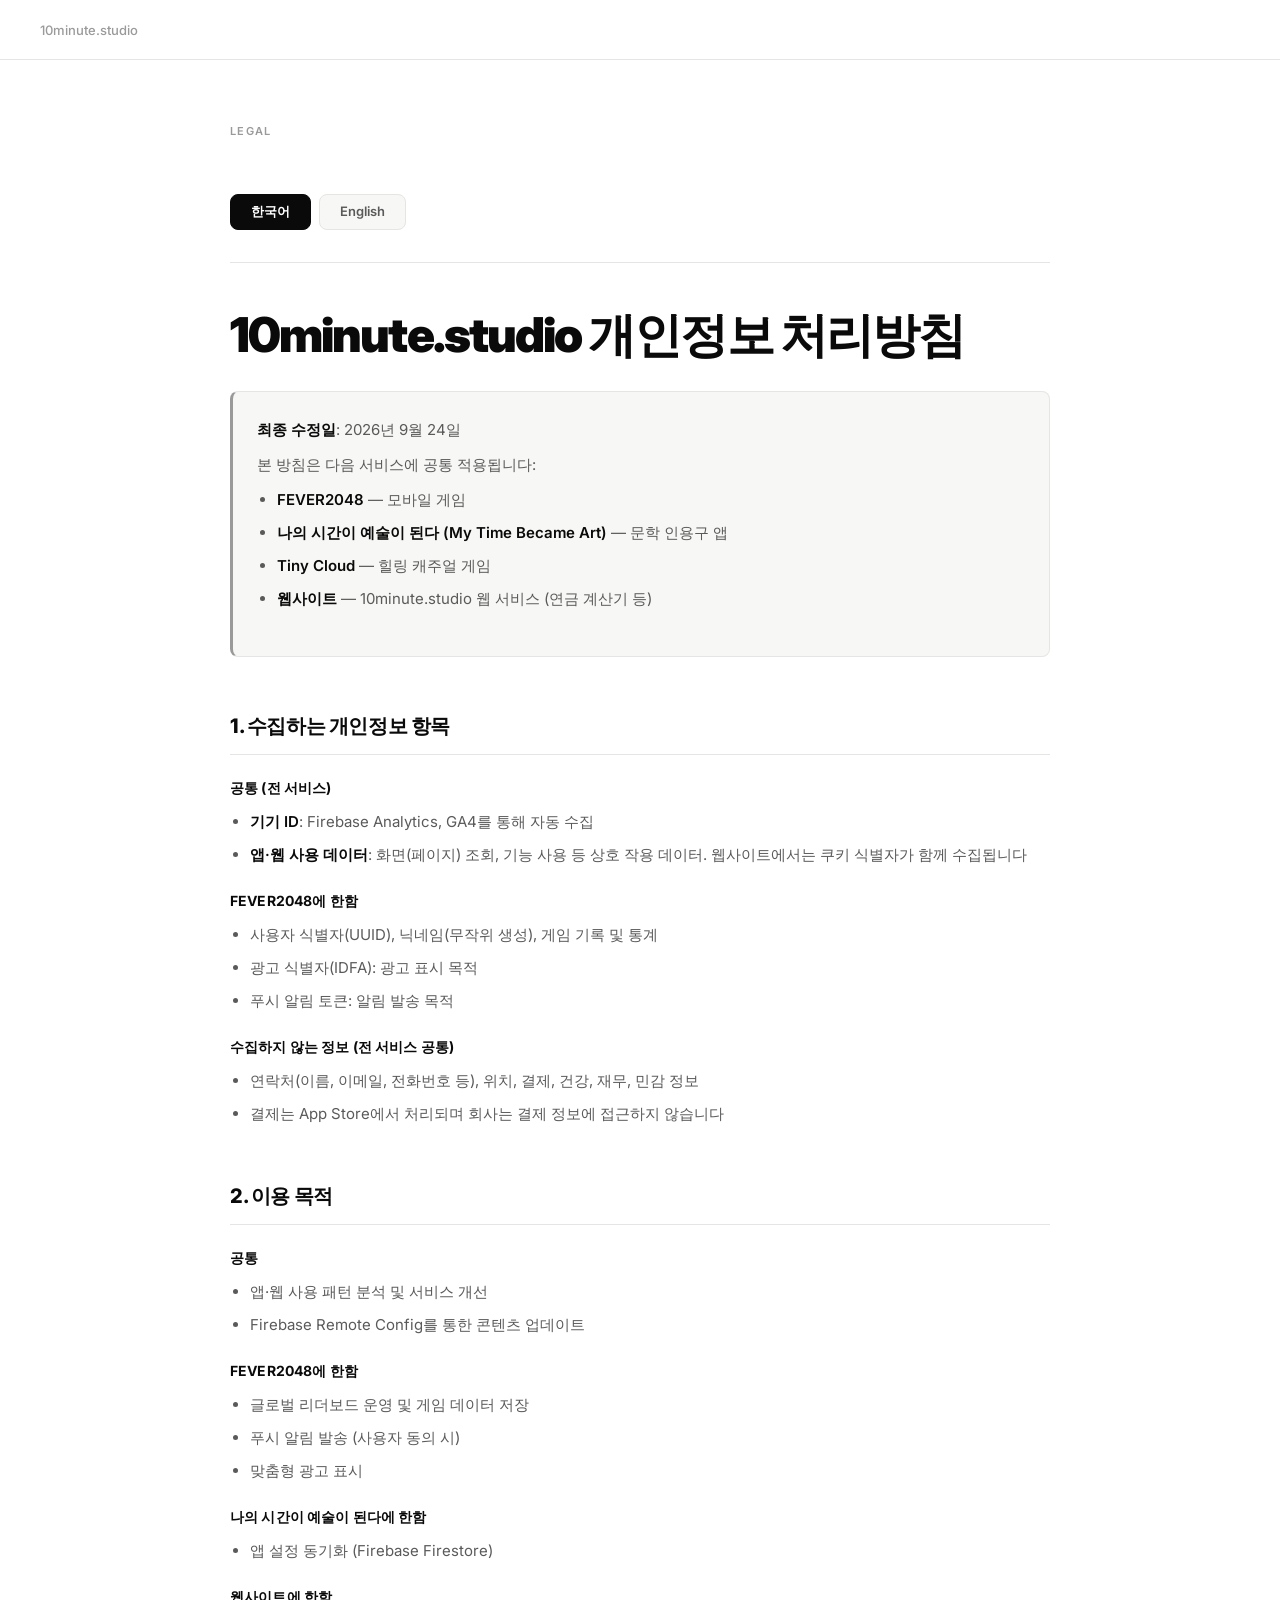
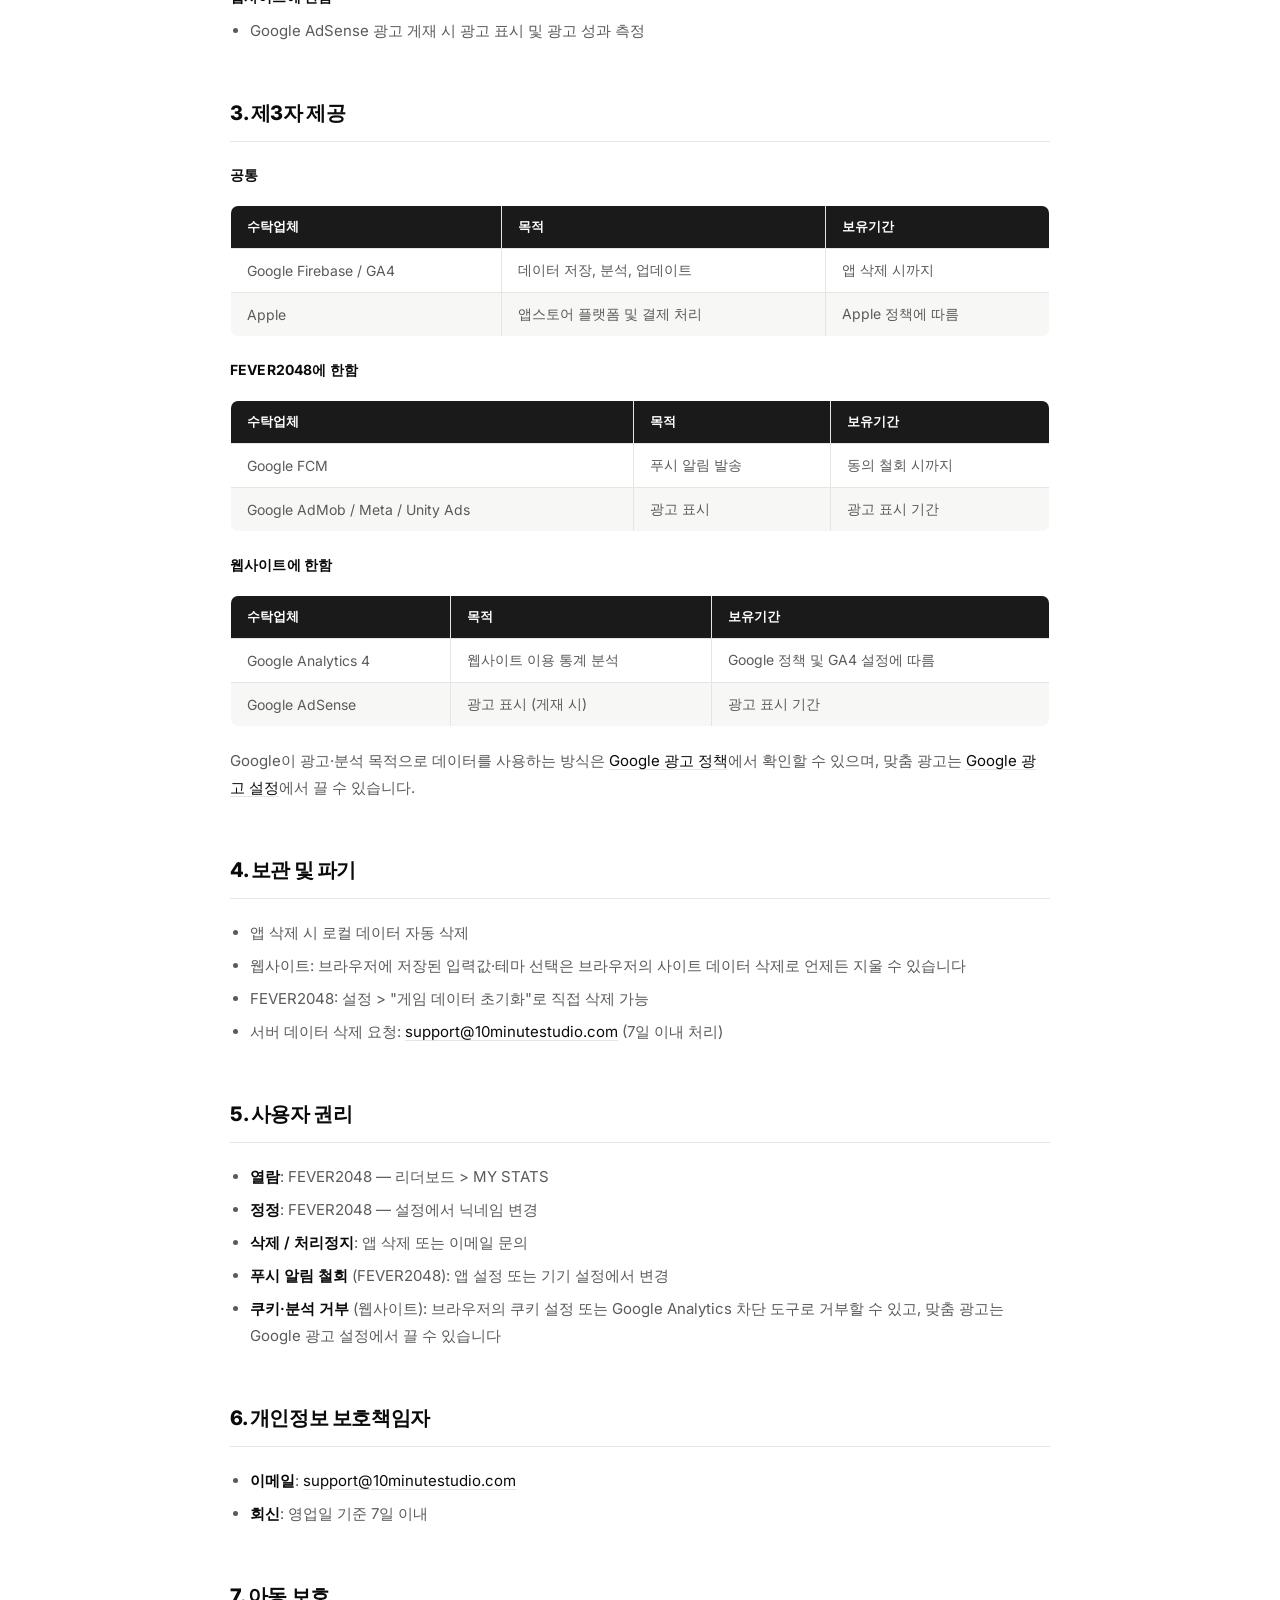
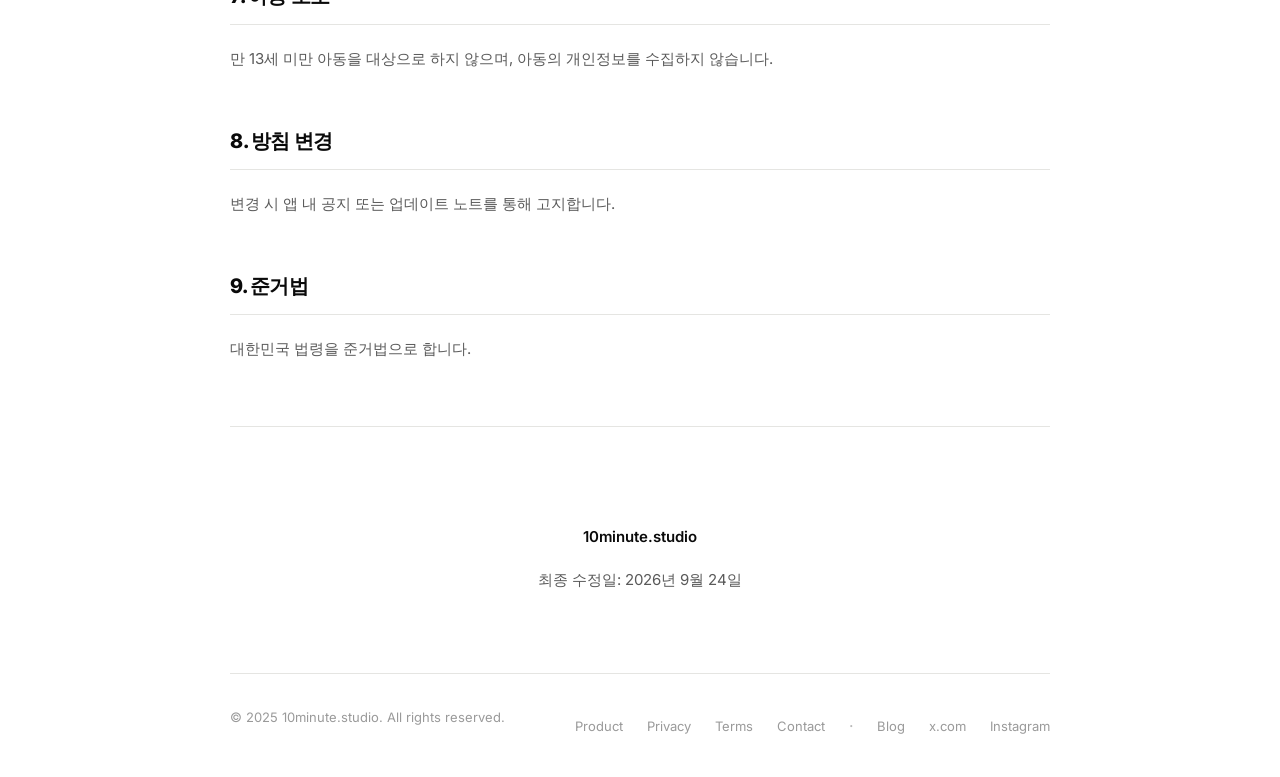
<file: privacy.html>
<!DOCTYPE html>
<html lang="ko">
<head>
    <meta charset="UTF-8">
    <meta name="viewport" content="width=device-width, initial-scale=1.0">
    <title>개인정보처리방침 — 10minute.studio</title>
    <meta name="description" content="10minute.studio 개인정보처리방침. FEVER2048 등 앱에서 수집하는 정보, 이용 목적, 사용자 권리에 대해 안내합니다.">
    <meta name="robots" content="index, follow">
    <link rel="canonical" href="https://xeno-xeno.github.io/10minute.studio/privacy.html">
    <link rel="icon" type="image/svg+xml" href="assets/images/clock-10.svg">
    <meta name="theme-color" content="#ffffff" media="(prefers-color-scheme: light)">
    <meta name="theme-color" content="#0f0f0f" media="(prefers-color-scheme: dark)">

    <!-- Google Analytics -->
    <script async src="https://www.googletagmanager.com/gtag/js?id=G-8L3S8MLEGK"></script>
    <script>
        window.dataLayer = window.dataLayer || [];
        function gtag(){dataLayer.push(arguments);}
        gtag('js', new Date());
        gtag('config', 'G-8L3S8MLEGK');
    </script>

    <link rel="alternate" hreflang="ko" href="https://xeno-xeno.github.io/10minute.studio/privacy.html">
    <link rel="alternate" hreflang="en" href="https://xeno-xeno.github.io/10minute.studio/privacy.html">
    <link rel="alternate" hreflang="x-default" href="https://xeno-xeno.github.io/10minute.studio/privacy.html">

    <!-- JSON-LD Structured Data -->
    <script type="application/ld+json">
    {
      "@context": "https://schema.org",
      "@type": "WebPage",
      "name": "10minute.studio 개인정보처리방침",
      "url": "https://xeno-xeno.github.io/10minute.studio/privacy.html",
      "description": "10minute.studio 서비스의 개인정보 수집, 이용, 보관 및 사용자 권리에 관한 방침",
      "dateModified": "2026-07-24",
      "publisher": {
        "@type": "Organization",
        "name": "10minute.studio",
        "url": "https://xeno-xeno.github.io/10minute.studio/"
      }
    }
    </script>

    <link rel="preconnect" href="https://fonts.googleapis.com">
    <link rel="preconnect" href="https://fonts.gstatic.com" crossorigin>
    <link href="https://fonts.googleapis.com/css2?family=Inter:wght@300;400;500;600;700;800;900&display=swap" rel="stylesheet">
    <style>
        :root {
            --bg: #ffffff;
            --bg-subtle: #f7f7f5;
            --text: #0a0a0a;
            --text-2: #5a5a5a;
            --text-3: #9a9a9a;
            --border: #e5e5e2;
            --th-bg: #1a1a1a;
            --radius: 16px;
            --nav-h: 60px;
        }

        @media (prefers-color-scheme: dark) {
            :root {
                --bg: #0f0f0f;
                --bg-subtle: #1a1a1a;
                --text: #f0f0f0;
                --text-2: #909090;
                --text-3: #707070;
                --border: #2a2a2a;
                --th-bg: #2a2a2a;
            }
        }

        * { margin: 0; padding: 0; box-sizing: border-box; }

        body {
            font-family: 'Inter', system-ui, -apple-system, sans-serif;
            background: var(--bg);
            color: var(--text);
            -webkit-font-smoothing: antialiased;
            -moz-osx-font-smoothing: grayscale;
        }

        nav {
            height: var(--nav-h);
            display: flex;
            align-items: center;
            padding: 0 40px;
            border-bottom: 1px solid var(--border);
            position: sticky;
            top: 0;
            background: var(--bg);
            z-index: 100;
        }

        .nav-back {
            font-size: 13px;
            font-weight: 500;
            color: var(--text-3);
            text-decoration: none;
            transition: color 0.15s;
        }
        .nav-back:hover { color: var(--text); }

        .container {
            max-width: 900px;
            margin: 0 auto;
            padding: 0 40px;
        }

        .page-header {
            padding: 64px 0 40px;
        }

        .eyebrow {
            display: block;
            font-size: 11px;
            font-weight: 600;
            letter-spacing: 0.12em;
            text-transform: uppercase;
            color: var(--text-3);
            margin-bottom: 16px;
        }

        /* ── Language Switch ── */
        .language-switch {
            display: flex;
            gap: 8px;
            margin-bottom: 48px;
            padding-bottom: 32px;
            border-bottom: 1px solid var(--border);
        }

        .language-switch a {
            display: inline-block;
            padding: 8px 20px;
            background: var(--bg-subtle);
            color: var(--text-2);
            text-decoration: none;
            border-radius: 8px;
            border: 1px solid var(--border);
            font-size: 13px;
            font-weight: 600;
            transition: all 0.15s;
        }

        .language-switch a:hover {
            color: var(--text);
            border-color: var(--text-3);
        }

        .language-switch a.active {
            background: var(--text);
            color: var(--bg);
            border-color: var(--text);
        }

        .language-content { display: none; animation: fadeIn 0.3s; }
        .language-content.active { display: block; }

        @keyframes fadeIn {
            from { opacity: 0; }
            to { opacity: 1; }
        }

        /* ── Typography ── */
        h1 {
            font-size: 48px;
            font-weight: 900;
            letter-spacing: -0.04em;
            line-height: 1.0;
            color: var(--text);
            margin-bottom: 32px;
        }

        h2 {
            font-size: 20px;
            font-weight: 800;
            letter-spacing: -0.02em;
            color: var(--text);
            margin-top: 56px;
            margin-bottom: 20px;
            padding-bottom: 14px;
            border-bottom: 1px solid var(--border);
        }

        h3 {
            font-size: 14px;
            font-weight: 700;
            color: var(--text);
            margin-top: 24px;
            margin-bottom: 10px;
            letter-spacing: 0.01em;
            text-transform: uppercase;
        }

        p {
            font-size: 15px;
            color: var(--text-2);
            line-height: 1.8;
            margin-bottom: 16px;
        }

        ul, ol {
            margin-left: 20px;
            margin-bottom: 20px;
        }

        li {
            font-size: 15px;
            color: var(--text-2);
            line-height: 1.8;
            margin-bottom: 6px;
        }

        strong { color: var(--text); font-weight: 600; }

        /* ── Table ── */
        table {
            width: 100%;
            border-collapse: collapse;
            margin: 20px 0;
            border: 1px solid var(--border);
            border-radius: 8px;
            overflow: hidden;
        }

        th, td {
            padding: 12px 16px;
            text-align: left;
            border: 1px solid var(--border);
        }

        th {
            background: var(--th-bg);
            color: white;
            font-weight: 600;
            font-size: 13px;
        }

        td {
            font-size: 14px;
            color: var(--text-2);
        }

        tr:nth-child(even) { background: var(--bg-subtle); }

        a {
            color: var(--text);
            text-decoration: underline;
            text-decoration-color: var(--border);
            text-underline-offset: 3px;
            transition: text-decoration-color 0.15s;
        }
        a:hover { text-decoration-color: var(--text-2); }

        /* ── Info Box ── */
        .info-box {
            background: var(--bg-subtle);
            border: 1px solid var(--border);
            border-left: 3px solid var(--text-3);
            padding: 24px;
            margin: 24px 0;
            border-radius: 8px;
        }
        .info-box p { margin-bottom: 8px; }

        hr {
            margin: 64px 0;
            border: none;
            border-top: 1px solid var(--border);
        }

        .doc-footer {
            padding: 32px 0 0;
            color: var(--text-3);
            font-size: 13px;
            text-align: center;
        }

        /* ── Footer ── */
        footer {
            margin-top: 80px;
            padding: 32px 0;
            border-top: 1px solid var(--border);
        }

        .footer-inner {
            display: flex;
            align-items: center;
            justify-content: space-between;
        }

        .footer-copy {
            font-size: 13px;
            color: var(--text-3);
        }

        .footer-links {
            display: flex;
            align-items: center;
            gap: 24px;
        }

        .footer-links-group {
            display: flex;
            gap: 24px;
        }

        .footer-links a {
            font-size: 13px;
            color: var(--text-3);
            text-decoration: none;
            transition: color 0.15s;
        }
        .footer-links a:hover { color: var(--text); }

        .footer-sep {
            color: var(--text-3);
            font-size: 16px;
            opacity: 0.7;
            user-select: none;
        }

        @media (max-width: 768px) {
            nav { padding: 0 20px; }
            .container { padding: 0 20px; }
            h1 { font-size: clamp(28px, 9vw, 40px); }
            h2 { font-size: 17px; }
            .footer-inner {
                flex-direction: column;
                gap: 16px;
                text-align: center;
            }

            .footer-links {
                flex-direction: column;
                gap: 10px;
            }

            .footer-sep { display: none; }
        }
    </style>
</head>
<body>
    <nav>
        <a href="index.html" class="nav-back">10minute.studio</a>
    </nav>

    <div class="container">
        <header class="page-header">
            <span class="eyebrow">Legal</span>
        </header>

        <div class="language-switch">
            <a href="#" class="active" onclick="showLanguage('ko'); return false;">한국어</a>
            <a href="#" onclick="showLanguage('en'); return false;">English</a>
        </div>

        <!-- 한글 버전 -->
        <div id="korean" class="language-content active">
            <h1>10minute.studio 개인정보 처리방침</h1>

            <div class="info-box">
                <p><strong>최종 수정일</strong>: 2026년 9월 24일</p>
                <p>본 방침은 다음 서비스에 공통 적용됩니다:</p>
                <ul>
                    <li><strong>FEVER2048</strong> — 모바일 게임</li>
                    <li><strong>나의 시간이 예술이 된다 (My Time Became Art)</strong> — 문학 인용구 앱</li>
                    <li><strong>Tiny Cloud</strong> — 힐링 캐주얼 게임</li>
                    <li><strong>웹사이트</strong> — 10minute.studio 웹 서비스 (연금 계산기 등)</li>
                </ul>
            </div>

            <h2>1. 수집하는 개인정보 항목</h2>

            <h3>공통 (전 서비스)</h3>
            <ul>
                <li><strong>기기 ID</strong>: Firebase Analytics, GA4를 통해 자동 수집</li>
                <li><strong>앱·웹 사용 데이터</strong>: 화면(페이지) 조회, 기능 사용 등 상호 작용 데이터. 웹사이트에서는 쿠키 식별자가 함께 수집됩니다</li>
            </ul>

            <h3>FEVER2048에 한함</h3>
            <ul>
                <li>사용자 식별자(UUID), 닉네임(무작위 생성), 게임 기록 및 통계</li>
                <li>광고 식별자(IDFA): 광고 표시 목적</li>
                <li>푸시 알림 토큰: 알림 발송 목적</li>
            </ul>

            <h3>수집하지 않는 정보 (전 서비스 공통)</h3>
            <ul>
                <li>연락처(이름, 이메일, 전화번호 등), 위치, 결제, 건강, 재무, 민감 정보</li>
                <li>결제는 App Store에서 처리되며 회사는 결제 정보에 접근하지 않습니다</li>
            </ul>

            <h2>2. 이용 목적</h2>

            <h3>공통</h3>
            <ul>
                <li>앱·웹 사용 패턴 분석 및 서비스 개선</li>
                <li>Firebase Remote Config를 통한 콘텐츠 업데이트</li>
            </ul>

            <h3>FEVER2048에 한함</h3>
            <ul>
                <li>글로벌 리더보드 운영 및 게임 데이터 저장</li>
                <li>푸시 알림 발송 (사용자 동의 시)</li>
                <li>맞춤형 광고 표시</li>
            </ul>

            <h3>나의 시간이 예술이 된다에 한함</h3>
            <ul>
                <li>앱 설정 동기화 (Firebase Firestore)</li>
            </ul>

            <h3>웹사이트에 한함</h3>
            <ul>
                <li>Google AdSense 광고 게재 시 광고 표시 및 광고 성과 측정</li>
            </ul>

            <h2>3. 제3자 제공</h2>

            <h3>공통</h3>
            <table>
                <thead>
                    <tr>
                        <th>수탁업체</th>
                        <th>목적</th>
                        <th>보유기간</th>
                    </tr>
                </thead>
                <tbody>
                    <tr>
                        <td>Google Firebase / GA4</td>
                        <td>데이터 저장, 분석, 업데이트</td>
                        <td>앱 삭제 시까지</td>
                    </tr>
                    <tr>
                        <td>Apple</td>
                        <td>앱스토어 플랫폼 및 결제 처리</td>
                        <td>Apple 정책에 따름</td>
                    </tr>
                </tbody>
            </table>

            <h3>FEVER2048에 한함</h3>
            <table>
                <thead>
                    <tr>
                        <th>수탁업체</th>
                        <th>목적</th>
                        <th>보유기간</th>
                    </tr>
                </thead>
                <tbody>
                    <tr>
                        <td>Google FCM</td>
                        <td>푸시 알림 발송</td>
                        <td>동의 철회 시까지</td>
                    </tr>
                    <tr>
                        <td>Google AdMob / Meta / Unity Ads</td>
                        <td>광고 표시</td>
                        <td>광고 표시 기간</td>
                    </tr>
                </tbody>
            </table>

            <h3>웹사이트에 한함</h3>
            <table>
                <thead>
                    <tr>
                        <th>수탁업체</th>
                        <th>목적</th>
                        <th>보유기간</th>
                    </tr>
                </thead>
                <tbody>
                    <tr>
                        <td>Google Analytics 4</td>
                        <td>웹사이트 이용 통계 분석</td>
                        <td>Google 정책 및 GA4 설정에 따름</td>
                    </tr>
                    <tr>
                        <td>Google AdSense</td>
                        <td>광고 표시 (게재 시)</td>
                        <td>광고 표시 기간</td>
                    </tr>
                </tbody>
            </table>
            <p>Google이 광고·분석 목적으로 데이터를 사용하는 방식은 <a href="https://policies.google.com/technologies/ads" target="_blank" rel="noopener">Google 광고 정책</a>에서 확인할 수 있으며, 맞춤 광고는 <a href="https://adssettings.google.com" target="_blank" rel="noopener">Google 광고 설정</a>에서 끌 수 있습니다.</p>

            <h2>4. 보관 및 파기</h2>
            <ul>
                <li>앱 삭제 시 로컬 데이터 자동 삭제</li>
                <li>웹사이트: 브라우저에 저장된 입력값·테마 선택은 브라우저의 사이트 데이터 삭제로 언제든 지울 수 있습니다</li>
                <li>FEVER2048: 설정 > "게임 데이터 초기화"로 직접 삭제 가능</li>
                <li>서버 데이터 삭제 요청: <a href="mailto:support@10minutestudio.com">support@10minutestudio.com</a> (7일 이내 처리)</li>
            </ul>

            <h2>5. 사용자 권리</h2>
            <ul>
                <li><strong>열람</strong>: FEVER2048 — 리더보드 > MY STATS</li>
                <li><strong>정정</strong>: FEVER2048 — 설정에서 닉네임 변경</li>
                <li><strong>삭제 / 처리정지</strong>: 앱 삭제 또는 이메일 문의</li>
                <li><strong>푸시 알림 철회</strong> (FEVER2048): 앱 설정 또는 기기 설정에서 변경</li>
                <li><strong>쿠키·분석 거부</strong> (웹사이트): 브라우저의 쿠키 설정 또는 Google Analytics 차단 도구로 거부할 수 있고, 맞춤 광고는 Google 광고 설정에서 끌 수 있습니다</li>
            </ul>

            <h2>6. 개인정보 보호책임자</h2>
            <ul>
                <li><strong>이메일</strong>: <a href="mailto:support@10minutestudio.com">support@10minutestudio.com</a></li>
                <li><strong>회신</strong>: 영업일 기준 7일 이내</li>
            </ul>

            <h2>7. 아동 보호</h2>
            <p>만 13세 미만 아동을 대상으로 하지 않으며, 아동의 개인정보를 수집하지 않습니다.</p>

            <h2>8. 방침 변경</h2>
            <p>변경 시 앱 내 공지 또는 업데이트 노트를 통해 고지합니다.</p>

            <h2>9. 준거법</h2>
            <p>대한민국 법령을 준거법으로 합니다.</p>

            <hr>

            <div class="doc-footer">
                <p><strong>10minute.studio</strong></p>
                <p>최종 수정일: 2026년 9월 24일</p>
            </div>
        </div>

        <!-- 영문 버전 -->
        <div id="english" class="language-content">
            <h1>10minute.studio Privacy Policy</h1>

            <div class="info-box">
                <p><strong>Last Updated</strong>: September 24, 2026</p>
                <p>This policy applies to the following services:</p>
                <ul>
                    <li><strong>FEVER2048</strong> — Mobile game application</li>
                    <li><strong>My Time Became Art (나의 시간이 예술이 된다)</strong> — Literary quotes application</li>
                    <li><strong>Tiny Cloud</strong> — Casual healing game</li>
                    <li><strong>Website</strong> — 10minute.studio web services (e.g., pension calculators)</li>
                </ul>
            </div>

            <h2>1. Information We Collect</h2>

            <h3>Common (All Services)</h3>
            <ul>
                <li><strong>Device ID</strong>: Automatically collected via Firebase Analytics and GA4</li>
                <li><strong>App and Web Usage Data</strong>: Screen or page views, feature usage, and other interactions. On the website, cookie identifiers are also collected</li>
            </ul>

            <h3>FEVER2048 only</h3>
            <ul>
                <li>User Identifier (UUID), Nickname (randomly generated), Game records and statistics</li>
                <li>Advertising Identifier (IDFA): For ad display</li>
                <li>Push Notification Token: For push notifications</li>
            </ul>

            <h3>Not Collected (All Services)</h3>
            <ul>
                <li>Contact info (name, email, phone, etc.), location, payment, health, financial, or sensitive data</li>
                <li>Payments are processed by the App Store; we do not access payment details</li>
            </ul>

            <h2>2. How We Use Your Information</h2>

            <h3>Common</h3>
            <ul>
                <li>Analyzing app and web usage and improving service quality</li>
                <li>Content updates via Firebase Remote Config</li>
            </ul>

            <h3>FEVER2048 only</h3>
            <ul>
                <li>Operating global leaderboard and saving game data</li>
                <li>Sending push notifications (with user consent)</li>
                <li>Displaying personalized ads</li>
            </ul>

            <h3>My Time Became Art only</h3>
            <ul>
                <li>App settings synchronization (Firebase Firestore)</li>
            </ul>

            <h3>Website only</h3>
            <ul>
                <li>Displaying ads and measuring ad performance when Google AdSense ads are shown</li>
            </ul>

            <h2>3. Third-Party Sharing</h2>

            <h3>Common</h3>
            <table>
                <thead>
                    <tr>
                        <th>Partner</th>
                        <th>Purpose</th>
                        <th>Retention</th>
                    </tr>
                </thead>
                <tbody>
                    <tr>
                        <td>Google Firebase / GA4</td>
                        <td>Data storage, analytics, content updates</td>
                        <td>Until app deletion</td>
                    </tr>
                    <tr>
                        <td>Apple</td>
                        <td>App Store platform and payment processing</td>
                        <td>Per Apple's policy</td>
                    </tr>
                </tbody>
            </table>

            <h3>FEVER2048 only</h3>
            <table>
                <thead>
                    <tr>
                        <th>Partner</th>
                        <th>Purpose</th>
                        <th>Retention</th>
                    </tr>
                </thead>
                <tbody>
                    <tr>
                        <td>Google FCM</td>
                        <td>Push notification delivery</td>
                        <td>Until consent withdrawal</td>
                    </tr>
                    <tr>
                        <td>Google AdMob / Meta / Unity Ads</td>
                        <td>Ad display</td>
                        <td>During ad display</td>
                    </tr>
                </tbody>
            </table>

            <h3>Website only</h3>
            <table>
                <thead>
                    <tr>
                        <th>Partner</th>
                        <th>Purpose</th>
                        <th>Retention</th>
                    </tr>
                </thead>
                <tbody>
                    <tr>
                        <td>Google Analytics 4</td>
                        <td>Website usage analytics</td>
                        <td>Per Google's policy and GA4 settings</td>
                    </tr>
                    <tr>
                        <td>Google AdSense</td>
                        <td>Ad display (when shown)</td>
                        <td>During ad display</td>
                    </tr>
                </tbody>
            </table>
            <p>How Google uses data for advertising and analytics is described in <a href="https://policies.google.com/technologies/ads" target="_blank" rel="noopener">Google's advertising policies</a>. You can turn off personalized ads in <a href="https://adssettings.google.com" target="_blank" rel="noopener">Google Ad Settings</a>.</p>

            <h2>4. Data Retention &amp; Deletion</h2>
            <ul>
                <li>Local data automatically deleted upon app uninstall</li>
                <li>Website: inputs and theme choice stored in your browser can be erased at any time by clearing the site's data in your browser</li>
                <li>FEVER2048: "Reset Game Data" available in app settings</li>
                <li>Server data deletion request: <a href="mailto:support@10minutestudio.com">support@10minutestudio.com</a> (within 7 business days)</li>
            </ul>

            <h2>5. Your Rights</h2>
            <ul>
                <li><strong>Access</strong>: FEVER2048 — Leaderboard > MY STATS</li>
                <li><strong>Correction</strong>: FEVER2048 — Change nickname in settings</li>
                <li><strong>Deletion / Opt-out</strong>: Uninstall app or contact us by email</li>
                <li><strong>Push Notification Opt-out</strong> (FEVER2048): Disable in app or device settings</li>
                <li><strong>Cookie / Analytics Opt-out</strong> (website): Use your browser's cookie settings or a Google Analytics blocking tool; turn off personalized ads in Google Ad Settings</li>
            </ul>

            <h2>6. Privacy Contact</h2>
            <ul>
                <li><strong>Email</strong>: <a href="mailto:support@10minutestudio.com">support@10minutestudio.com</a></li>
                <li><strong>Response Time</strong>: Within 7 business days</li>
            </ul>

            <h2>7. Children's Privacy</h2>
            <p>None of our services are intended for children under 13. We do not knowingly collect personal information from children under 13.</p>

            <h2>8. Changes to This Policy</h2>
            <p>Changes will be notified through in-app announcements or update notes.</p>

            <h2>9. Governing Law</h2>
            <p>This policy is governed by the laws of the Republic of Korea.</p>

            <hr>

            <div class="doc-footer">
                <p><strong>10minute.studio</strong></p>
                <p>Last Updated: September 24, 2026</p>
            </div>
        </div>

        <footer>
            <div class="footer-inner">
                <p class="footer-copy">© 2025 10minute.studio. All rights reserved.</p>
                <div class="footer-links">
                    <div class="footer-links-group">
                        <a href="index.html">Product</a>
                        <a href="privacy.html">Privacy</a>
                        <a href="https://10minutestudio.com/terms.html">Terms</a>
                        <a href="https://10minutestudio.com/contact.html">Contact</a>
                    </div>
                    <span class="footer-sep">·</span>
                    <div class="footer-links-group">
                        <a href="https://medium.com/@xenologue" target="_blank" rel="noopener" aria-label="개인 블로그 (새 탭에서 열림)">Blog</a>
                        <a href="https://x.com/thinkbigz" target="_blank" rel="noopener" aria-label="X (새 탭에서 열림)">x.com</a>
                        <a href="https://www.instagram.com/10minute.studio" target="_blank" rel="noopener" aria-label="Instagram (새 탭에서 열림)">Instagram</a>
                    </div>
                </div>
            </div>
        </footer>
    </div>

    <script>
        function showLanguage(lang) {
            document.querySelectorAll('.language-content').forEach(el => {
                el.classList.remove('active');
            });
            document.getElementById(lang === 'ko' ? 'korean' : 'english').classList.add('active');
            document.querySelectorAll('.language-switch a').forEach(el => {
                el.classList.remove('active');
            });
            event.target.classList.add('active');
        }
    </script>
</body>
</html>
</file>
